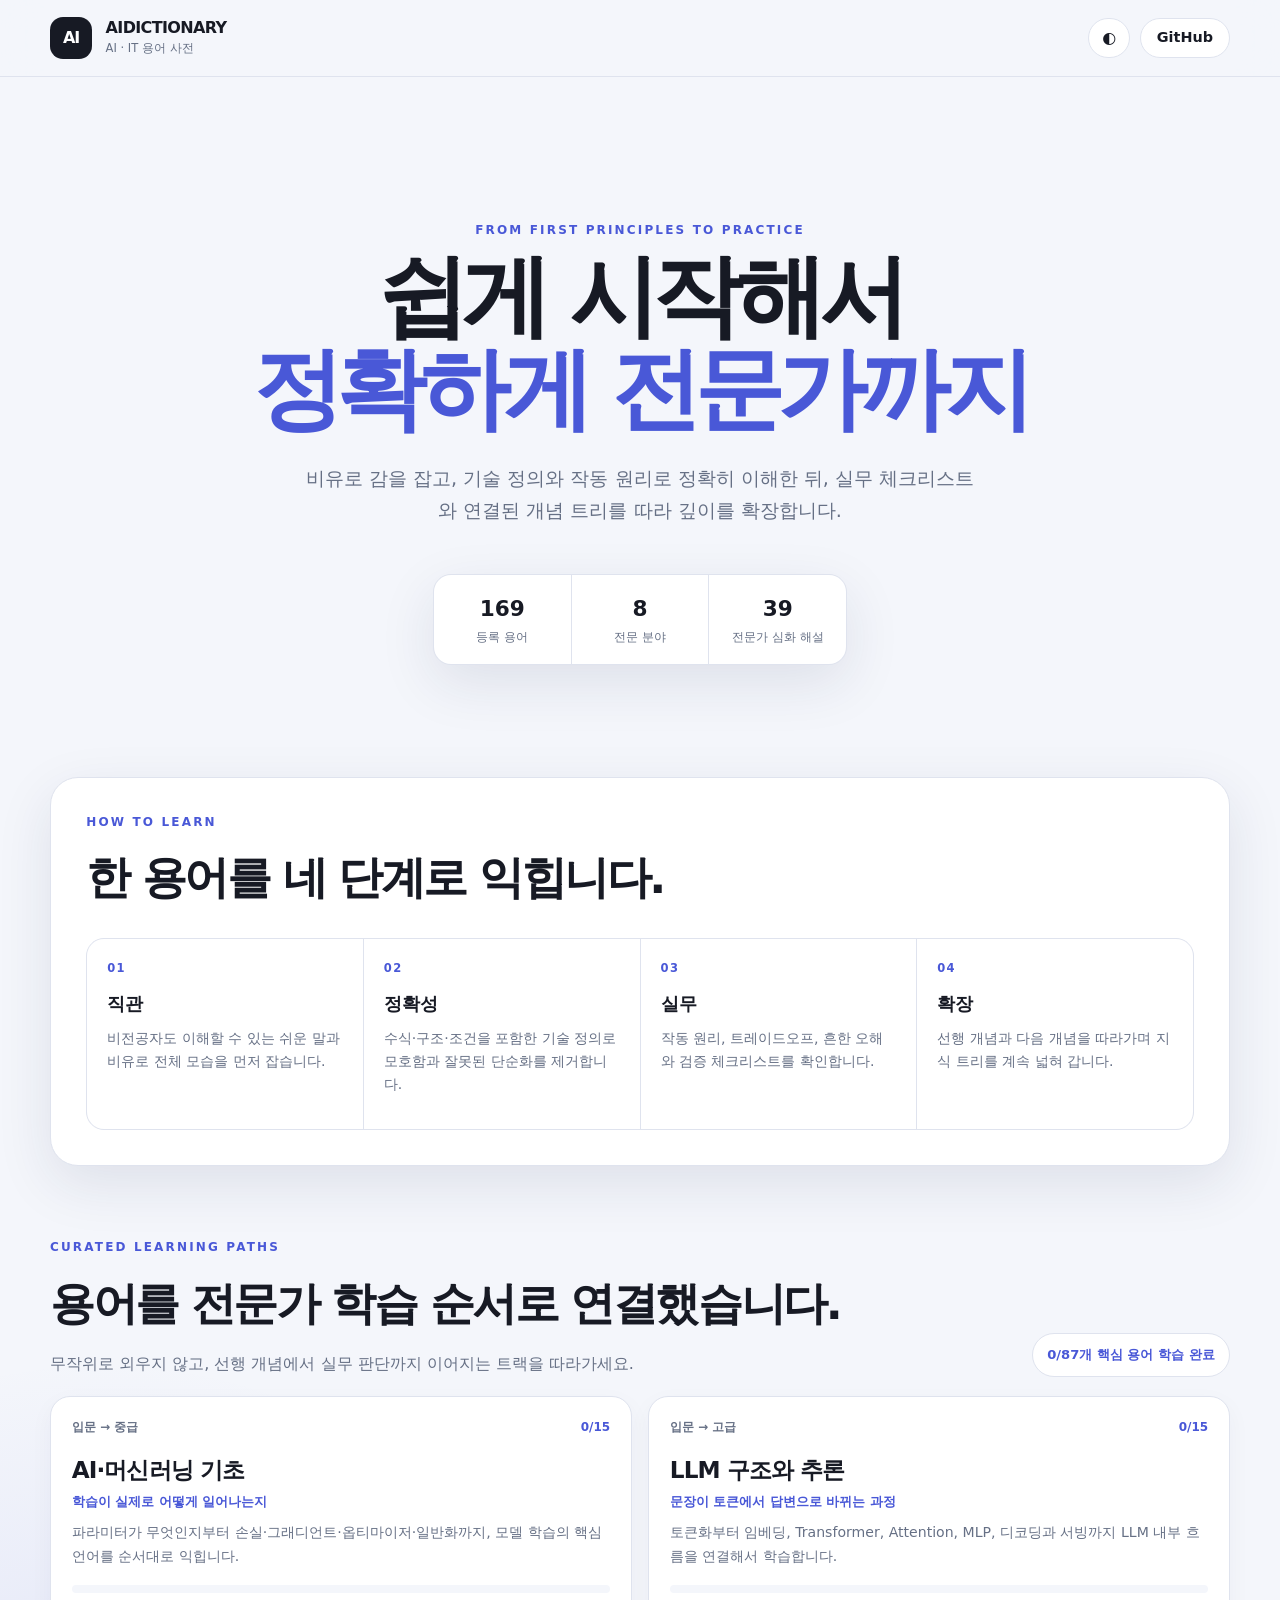
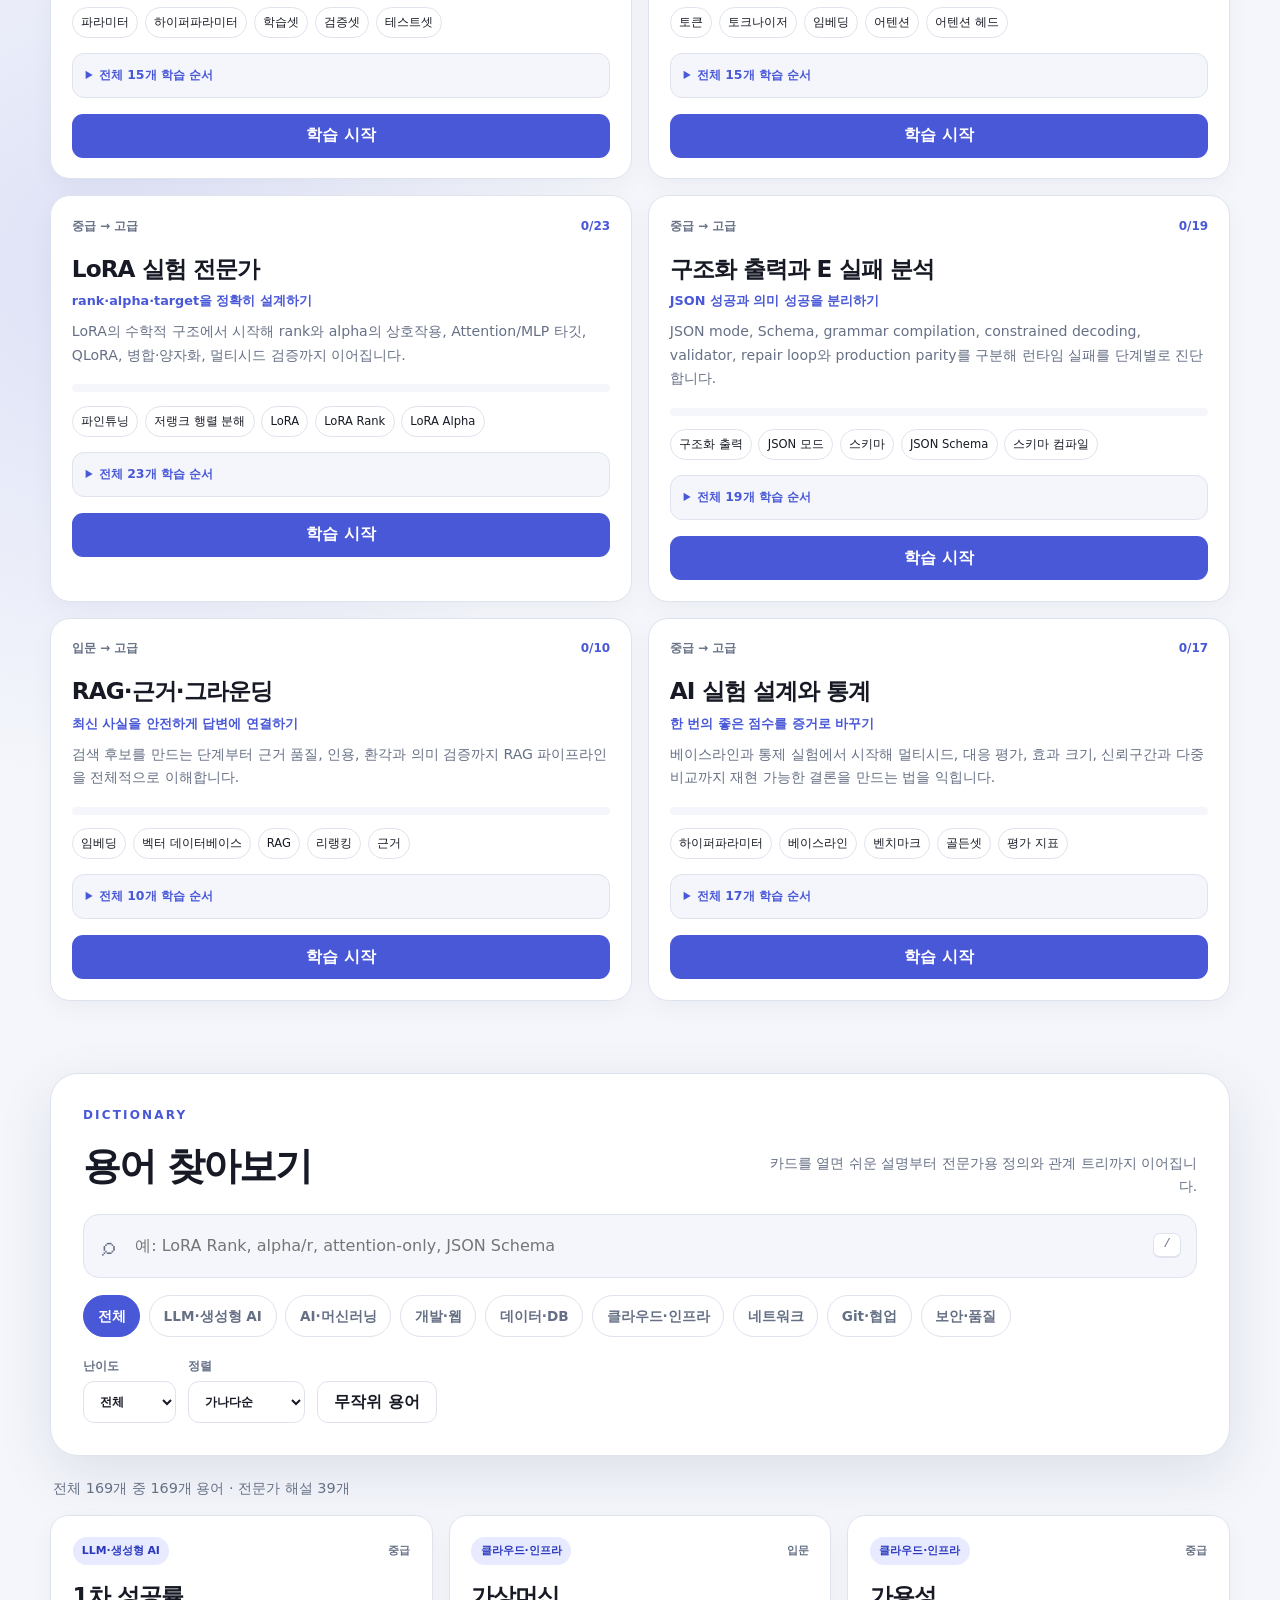
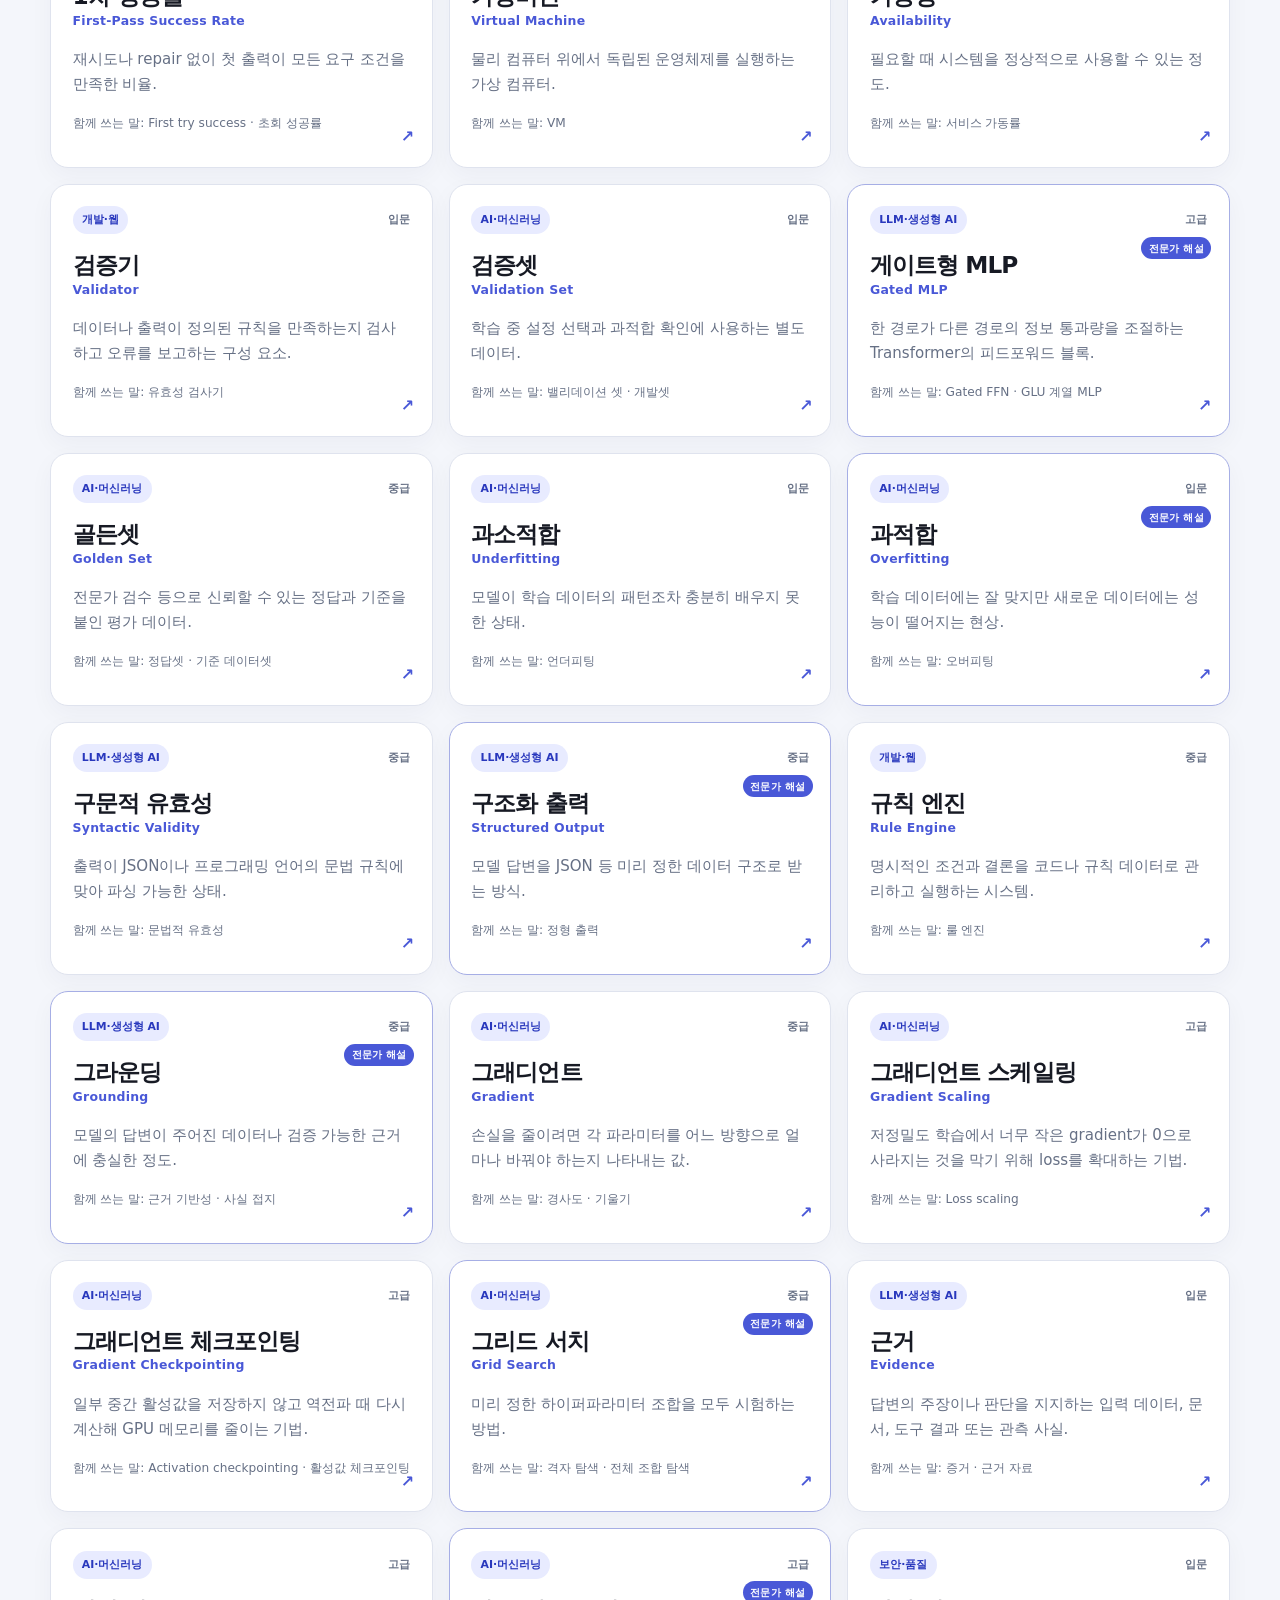
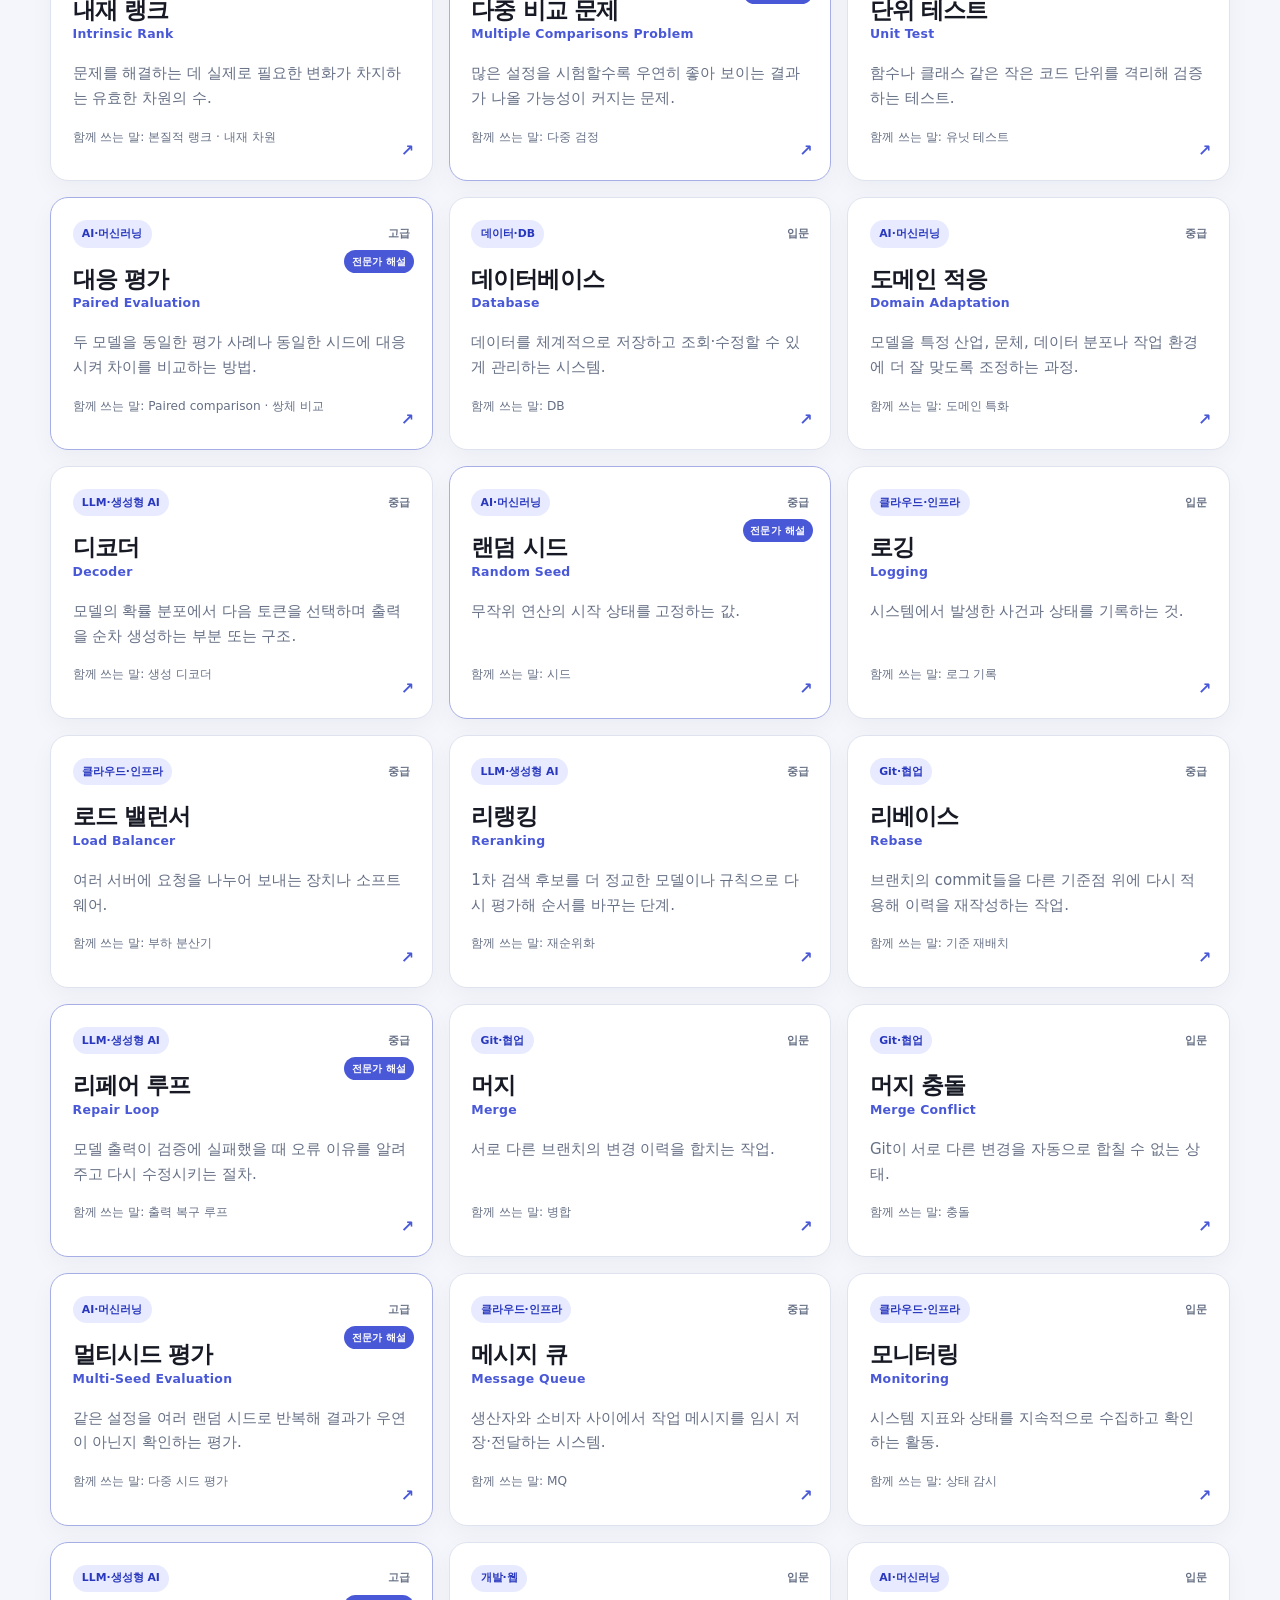
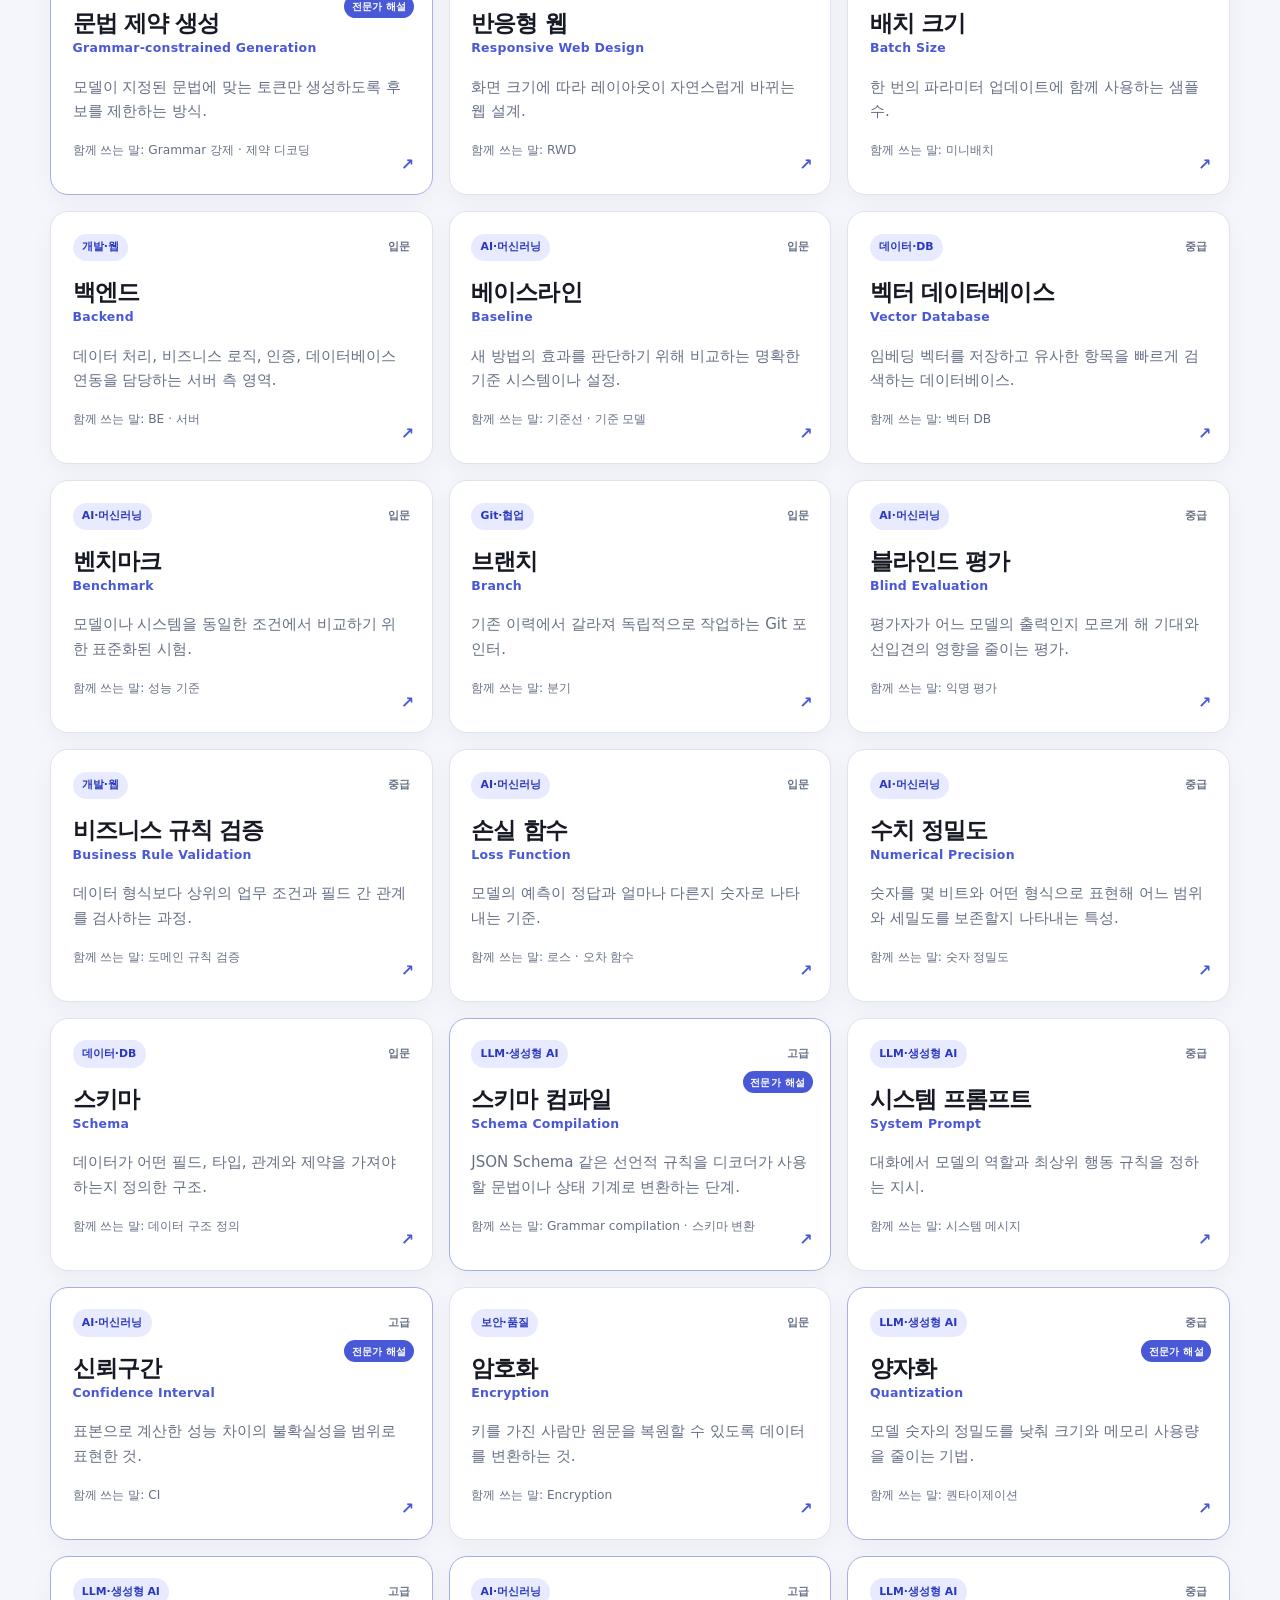
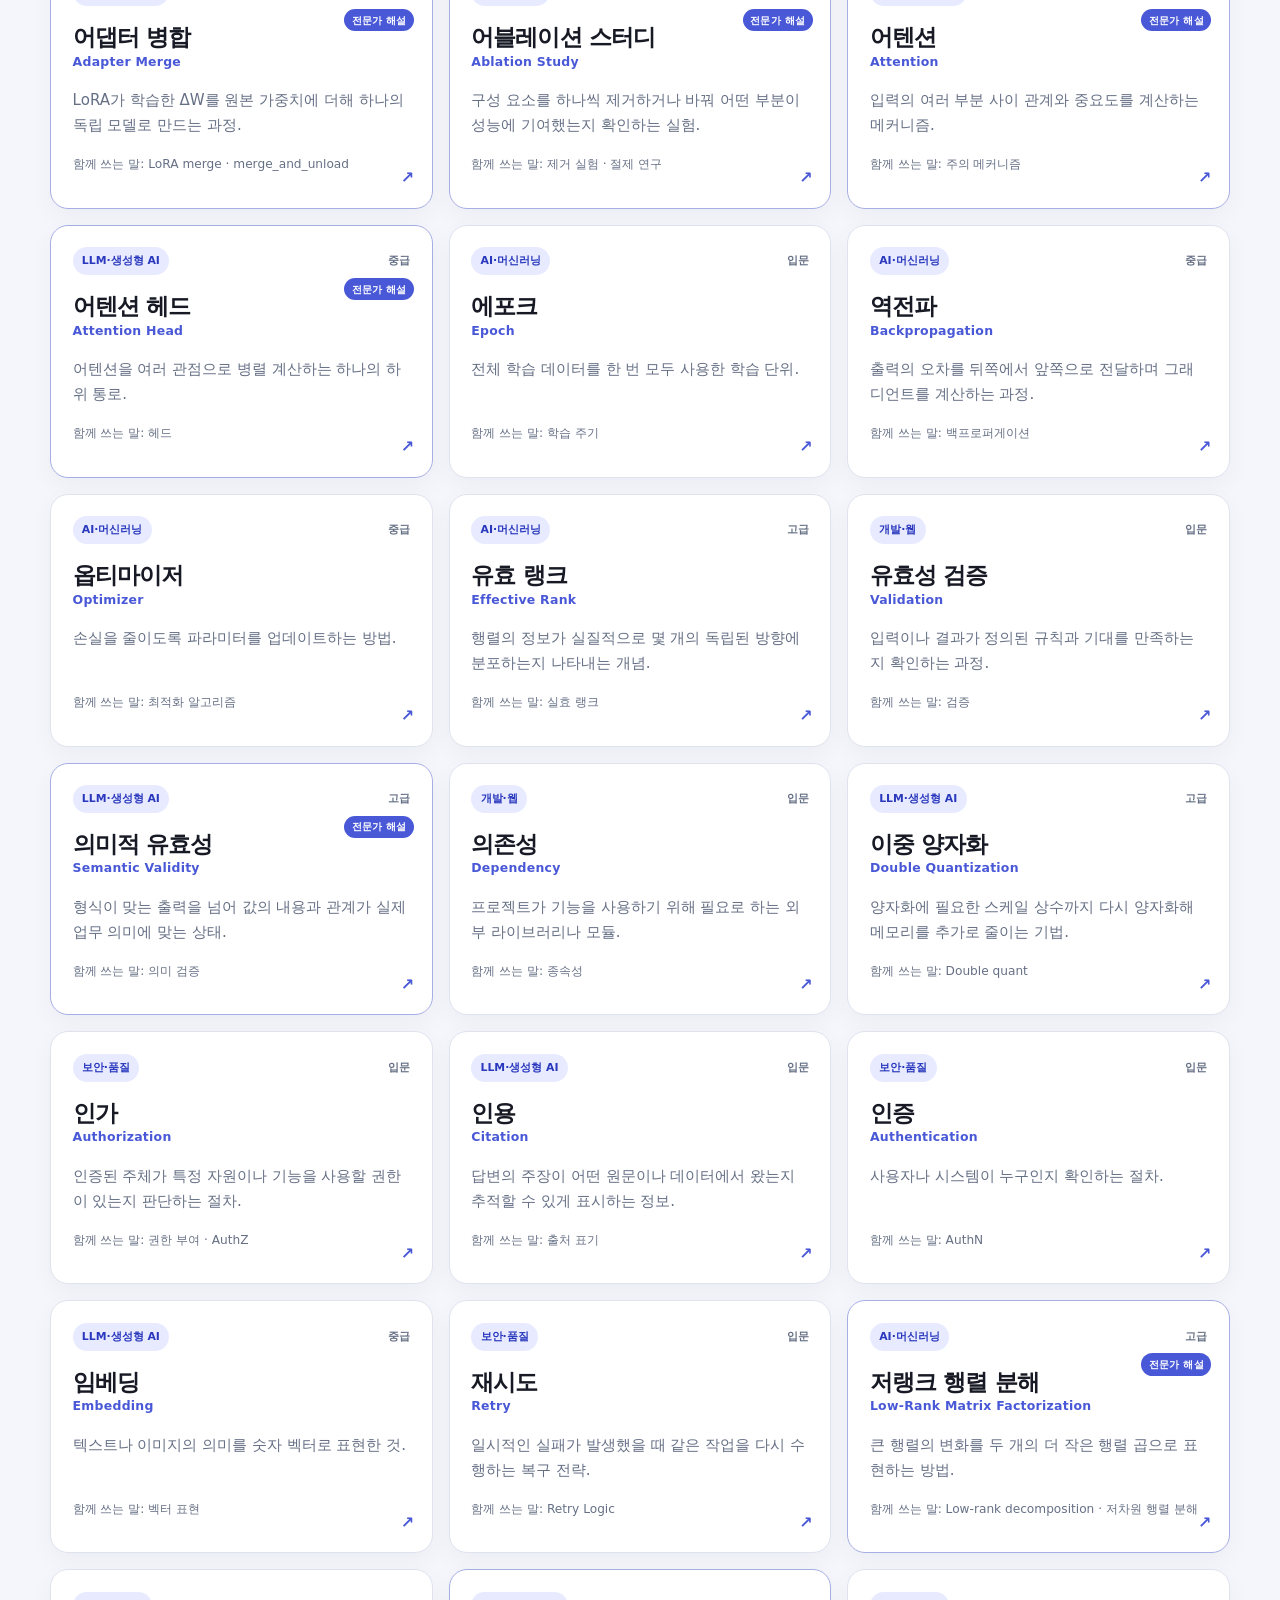
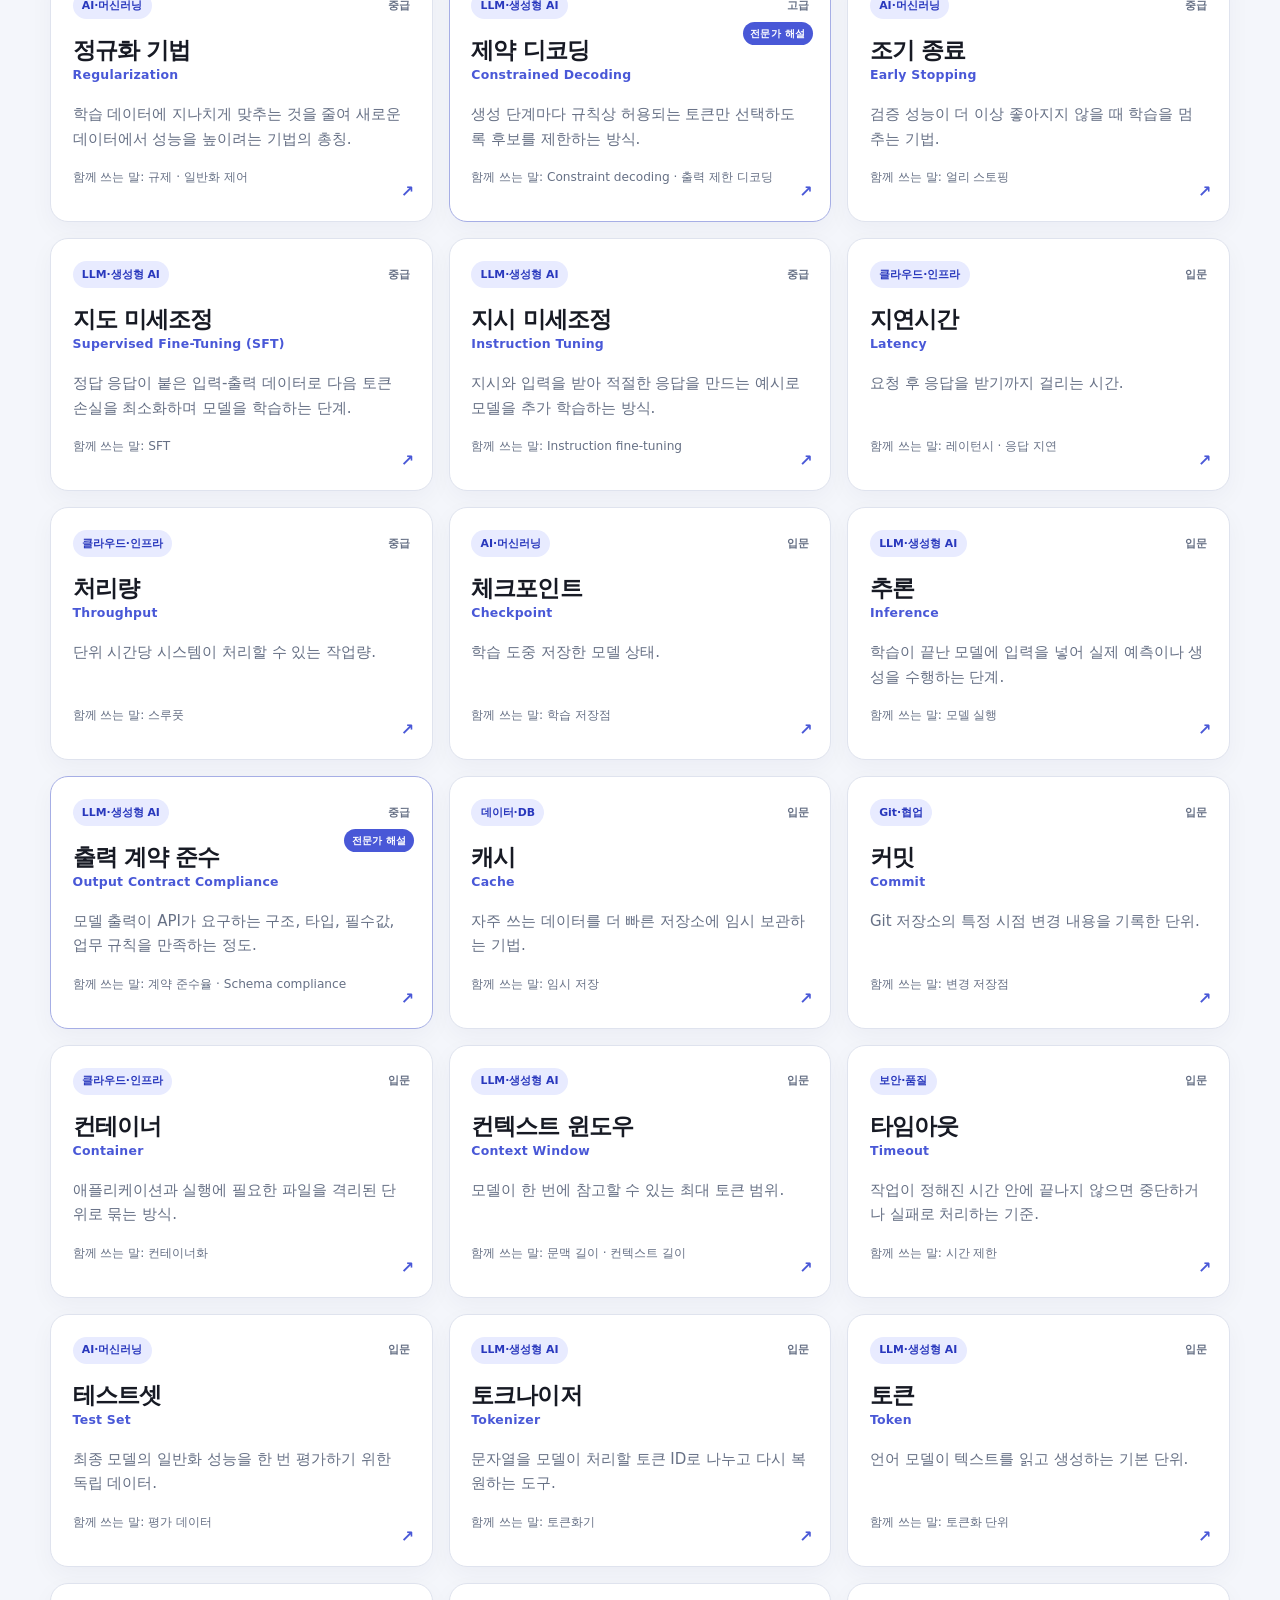
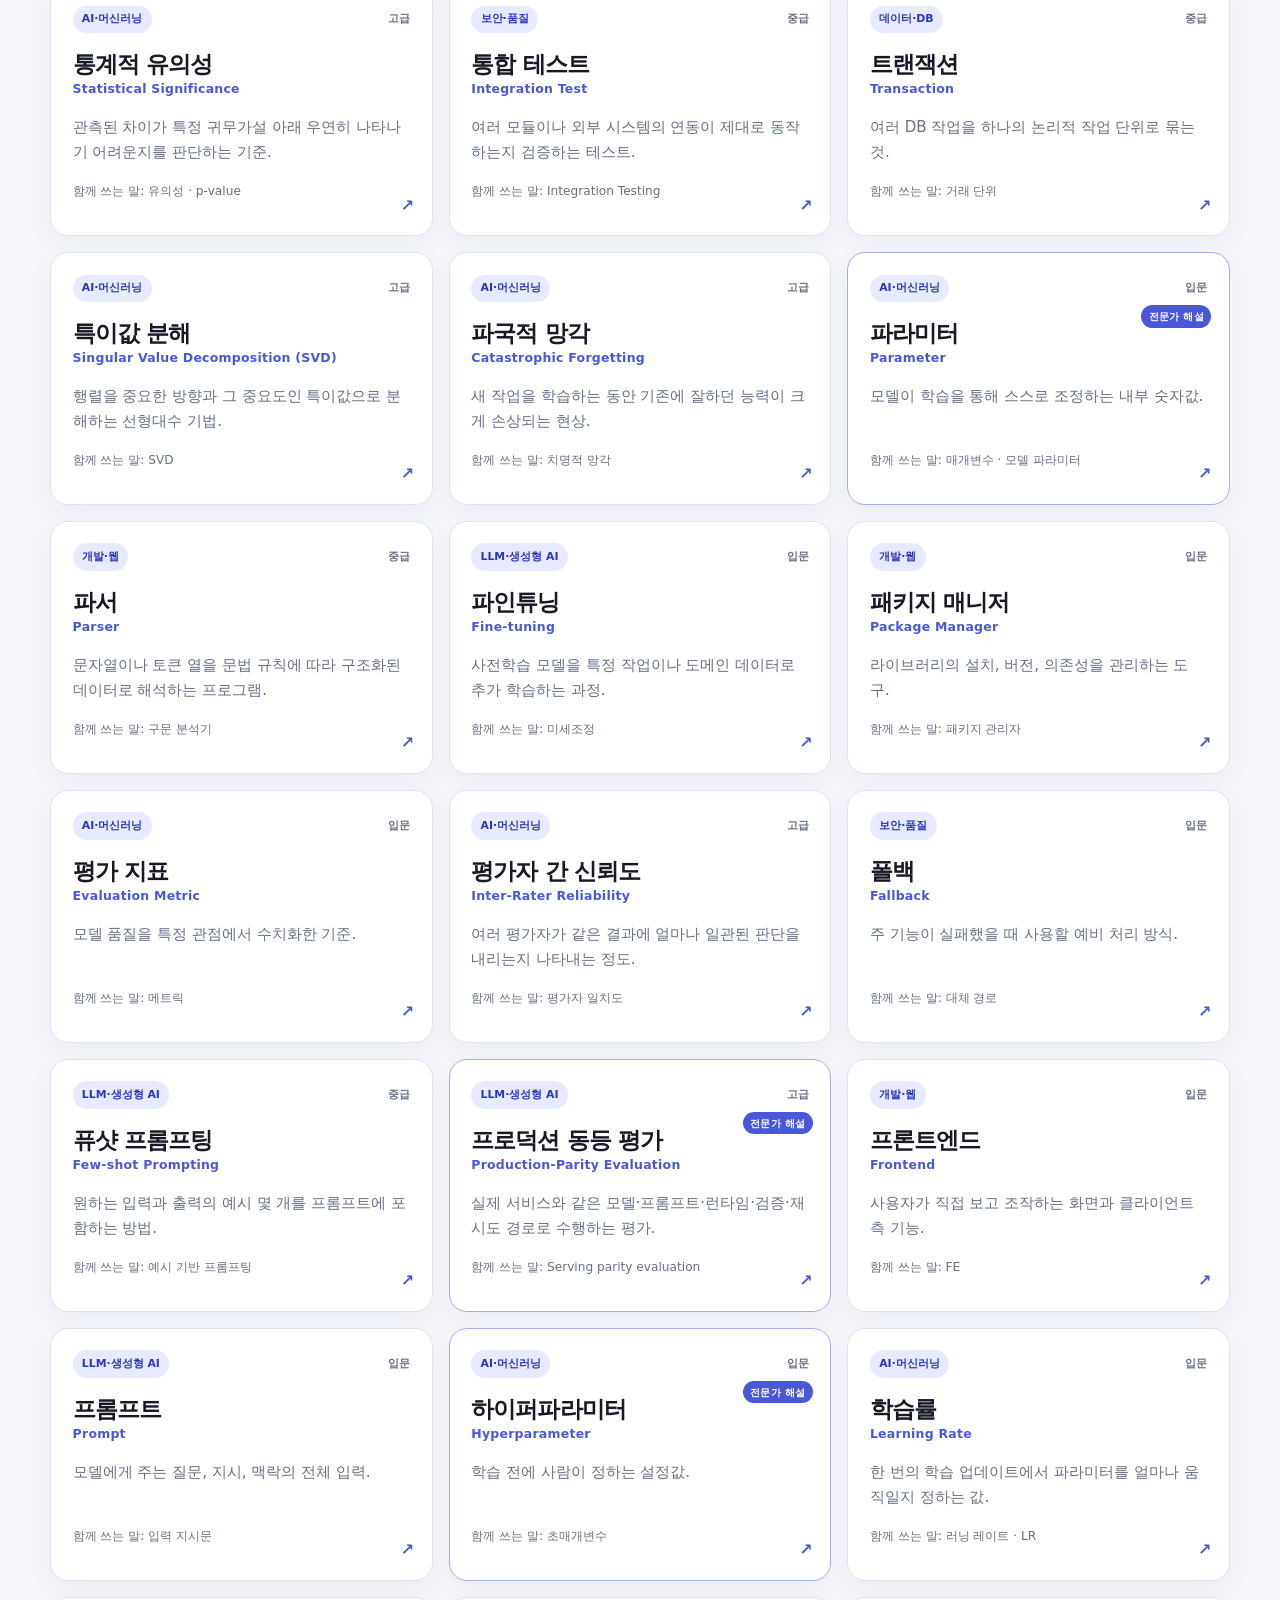
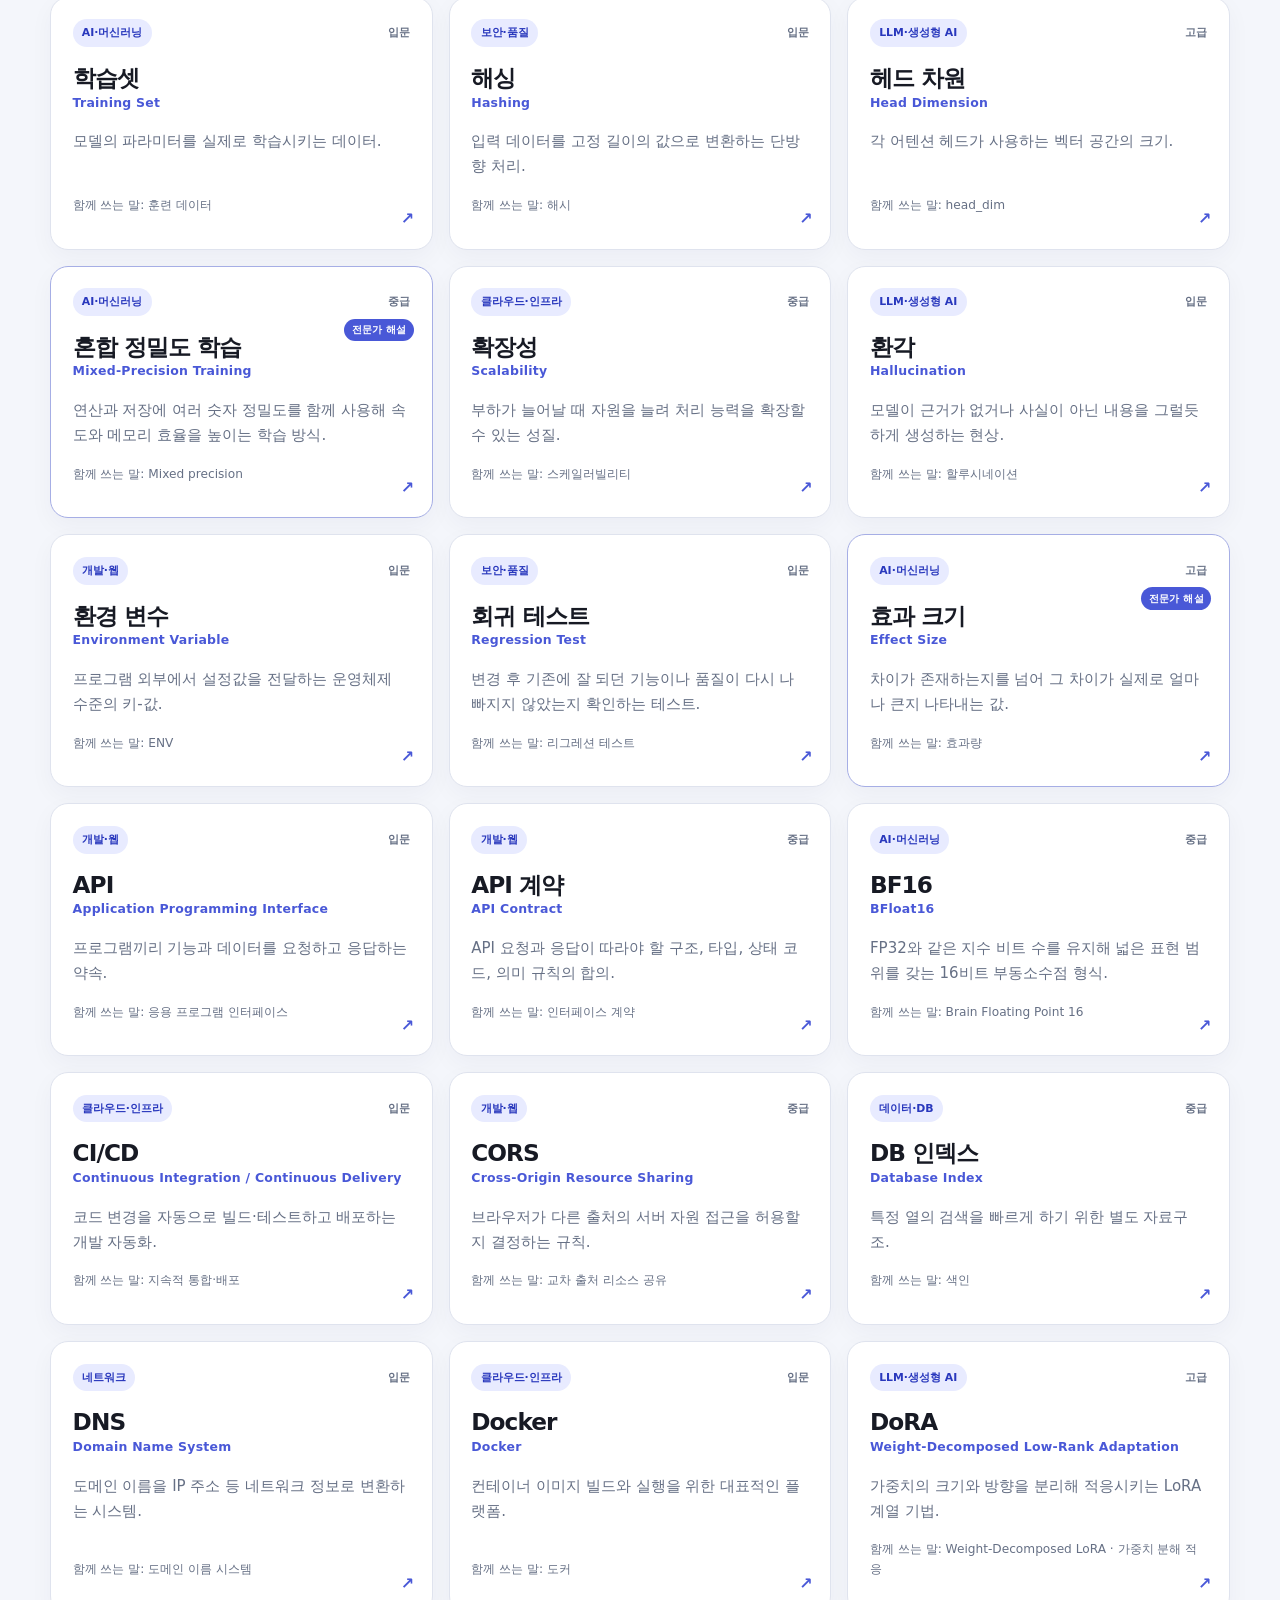
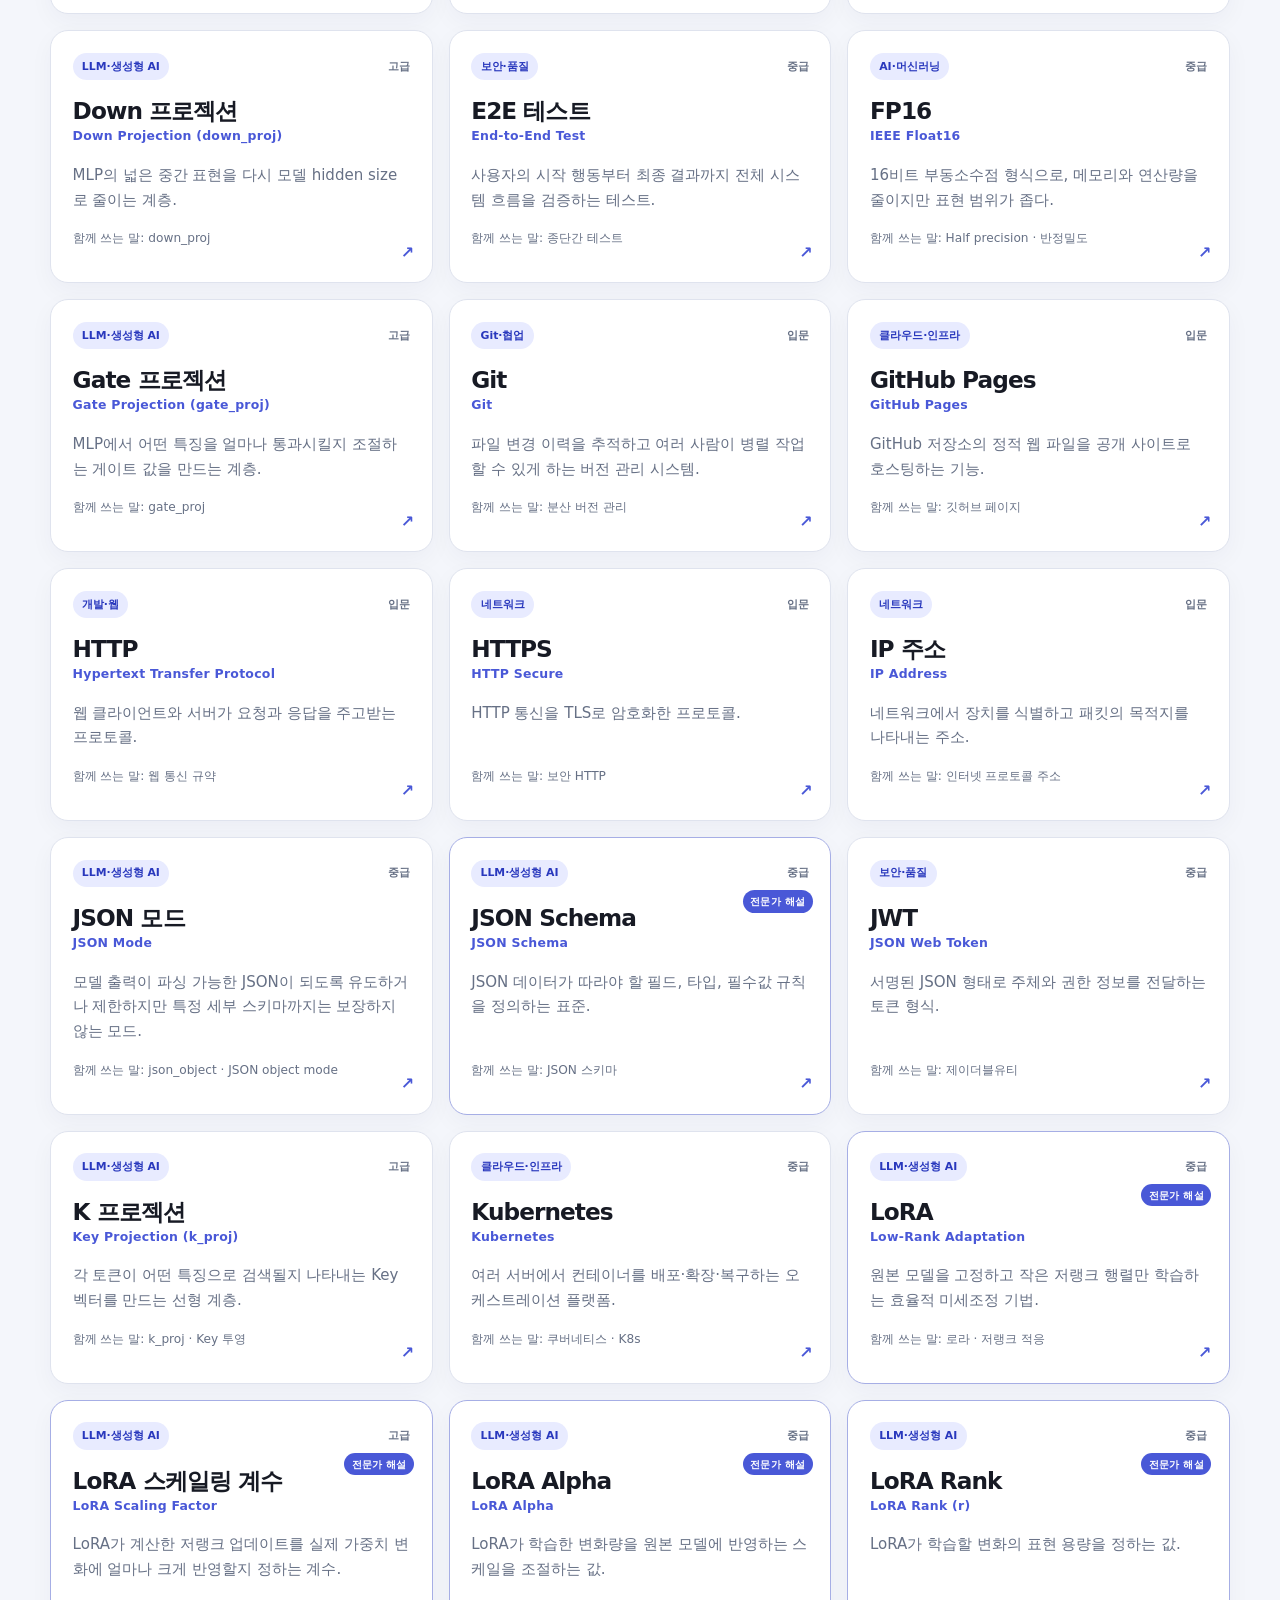
<file: index.html>
<!doctype html>
<html lang="ko">
<head>
  <meta charset="utf-8">
  <meta name="viewport" content="width=device-width, initial-scale=1">
  <meta name="description" content="비전공자도 이해할 수 있는 쉬운 설명에서 시작해 정확한 정의, 작동 원리, 실무 체크리스트와 관련 개념 트리까지 제공하는 AI·IT 용어 사전">
  <meta name="theme-color" content="#0b1020">
  <title>AIDICTIONARY — 전문가로 이어지는 AI·IT 용어 사전</title>
  <link rel="stylesheet" href="./styles.css">
  <link rel="stylesheet" href="./expert.css">
  <link rel="stylesheet" href="./learning-paths.css">
</head>
<body>
  <a class="skip-link" href="#dictionary">본문으로 건너뛰기</a>

  <header class="site-header">
    <div class="header-inner">
      <a class="brand" href="./" aria-label="AIDICTIONARY 홈">
        <span class="brand-mark" aria-hidden="true">AI</span>
        <span>
          <strong>AIDICTIONARY</strong>
          <small>AI · IT 용어 사전</small>
        </span>
      </a>
      <nav class="header-actions" aria-label="주요 메뉴">
        <button class="icon-button" id="themeToggle" type="button" aria-label="색상 모드 변경" title="색상 모드 변경">
          <span aria-hidden="true">◐</span>
        </button>
        <a class="github-link" href="https://github.com/notetester/AIDICTIONARY" target="_blank" rel="noreferrer">GitHub</a>
      </nav>
    </div>
  </header>

  <main>
    <section class="hero" aria-labelledby="hero-title">
      <div class="hero-inner">
        <p class="eyebrow">FROM FIRST PRINCIPLES TO PRACTICE</p>
        <h1 id="hero-title">쉽게 시작해서<br><span>정확하게 전문가까지</span></h1>
        <p class="hero-copy">비유로 감을 잡고, 기술 정의와 작동 원리로 정확히 이해한 뒤, 실무 체크리스트와 연결된 개념 트리를 따라 깊이를 확장합니다.</p>
        <div class="hero-stats" aria-label="사전 통계">
          <div><strong id="termCount">0</strong><span>등록 용어</span></div>
          <div><strong id="categoryCount">0</strong><span>전문 분야</span></div>
          <div><strong id="deepCount">0</strong><span>전문가 심화 해설</span></div>
        </div>
      </div>
    </section>

    <section class="learning-method" aria-labelledby="learning-method-title">
      <div class="method-heading">
        <div>
          <p class="eyebrow">HOW TO LEARN</p>
          <h2 id="learning-method-title">한 용어를 네 단계로 익힙니다.</h2>
        </div>
      </div>
      <div class="method-grid">
        <article><span>01</span><h3>직관</h3><p>비전공자도 이해할 수 있는 쉬운 말과 비유로 전체 모습을 먼저 잡습니다.</p></article>
        <article><span>02</span><h3>정확성</h3><p>수식·구조·조건을 포함한 기술 정의로 모호함과 잘못된 단순화를 제거합니다.</p></article>
        <article><span>03</span><h3>실무</h3><p>작동 원리, 트레이드오프, 흔한 오해와 검증 체크리스트를 확인합니다.</p></article>
        <article><span>04</span><h3>확장</h3><p>선행 개념과 다음 개념을 따라가며 지식 트리를 계속 넓혀 갑니다.</p></article>
      </div>
    </section>

    <section class="learning-paths" id="learningPaths" aria-labelledby="learning-paths-title">
      <div class="learning-paths-heading">
        <div>
          <p class="eyebrow">CURATED LEARNING PATHS</p>
          <h2 id="learning-paths-title">용어를 전문가 학습 순서로 연결했습니다.</h2>
          <p>무작위로 외우지 않고, 선행 개념에서 실무 판단까지 이어지는 트랙을 따라가세요.</p>
        </div>
        <strong id="learningProgressSummary">학습 기록을 불러오는 중입니다.</strong>
      </div>
      <div id="learningPathGrid" class="learning-path-grid"></div>
    </section>

    <section class="dictionary-shell" id="dictionary" aria-labelledby="dictionary-title">
      <div class="toolbar">
        <div class="section-heading">
          <div>
            <p class="eyebrow">DICTIONARY</p>
            <h2 id="dictionary-title">용어 찾아보기</h2>
          </div>
          <p>카드를 열면 쉬운 설명부터 전문가용 정의와 관계 트리까지 이어집니다.</p>
        </div>
        <div class="search-wrap">
          <label class="sr-only" for="searchInput">용어 검색</label>
          <span class="search-icon" aria-hidden="true">⌕</span>
          <input id="searchInput" type="search" autocomplete="off" placeholder="예: LoRA Rank, alpha/r, attention-only, JSON Schema" aria-describedby="searchHint">
          <kbd title="검색창으로 이동">/</kbd>
        </div>
        <p id="searchHint" class="sr-only">한글명, 영문명, 별칭, 정의와 심화 설명 전체를 검색합니다.</p>
        <div class="filters" aria-label="용어 필터">
          <div id="categoryFilters" class="chip-list" role="group" aria-label="분류"></div>
          <div class="secondary-filters">
            <label><span>난이도</span><select id="levelFilter"><option value="전체">전체</option><option value="입문">입문</option><option value="중급">중급</option><option value="고급">고급</option></select></label>
            <label><span>정렬</span><select id="sortFilter"><option value="korean">가나다순</option><option value="english">영문순</option><option value="level">난이도순</option></select></label>
            <button id="randomButton" class="secondary-button" type="button">무작위 용어</button>
          </div>
        </div>
      </div>
      <div class="results-header" aria-live="polite">
        <p id="resultSummary">용어를 불러오는 중입니다.</p>
        <button id="clearFilters" class="text-button" type="button" hidden>필터 초기화</button>
      </div>
      <div id="termGrid" class="term-grid" aria-live="polite"></div>
      <div id="emptyState" class="empty-state" hidden><strong>검색 결과가 없습니다.</strong><p>다른 검색어나 분류를 선택해 보세요.</p></div>
    </section>
  </main>

  <dialog id="termDialog" class="term-dialog" aria-labelledby="dialogTerm">
    <form method="dialog" class="dialog-topbar">
      <span id="dialogCategory" class="category-badge"></span>
      <button class="dialog-close" aria-label="상세 창 닫기">×</button>
    </form>
    <article id="dialogContent"></article>
  </dialog>

  <footer>
    <div><strong>AIDICTIONARY</strong><p>쉬운 설명과 기술적 정확성을 동시에 추구합니다.</p></div>
    <p>오탈자·설명 개선·새 용어 제안은 <a href="https://github.com/notetester/AIDICTIONARY/issues" target="_blank" rel="noreferrer">GitHub Issues</a>에서 받습니다.</p>
  </footer>

  <script src="./data/terms-ml.js"></script>
  <script src="./data/terms-llm.js"></script>
  <script src="./data/terms-it.js"></script>
  <script src="./data/terms-expert-ai.js"></script>
  <script src="./data/learning-paths.js"></script>
  <script src="./data/term-details.js"></script>
  <script src="./data/term-details-expert.js"></script>
  <script src="./app.js"></script>
</body>
</html>
</file>
<file: styles.css>
:root{color-scheme:light;--bg:#f4f6fb;--surface:#fff;--surface-soft:#eef2ff;--text:#171a24;--muted:#667085;--line:#dfe3ee;--accent:#4958d7;--accent-strong:#2938bd;--accent-soft:#e8ebff;--shadow:0 18px 55px rgba(28,35,74,.1);--radius-lg:28px;--radius-md:18px;font-family:Inter,Pretendard,"Noto Sans KR","Apple SD Gothic Neo",system-ui,-apple-system,BlinkMacSystemFont,"Segoe UI",sans-serif}:root[data-theme=dark]{color-scheme:dark;--bg:#090d18;--surface:#111725;--surface-soft:#171f33;--text:#f3f5fb;--muted:#aab2c5;--line:#273047;--accent:#9aa5ff;--accent-strong:#c2c8ff;--accent-soft:#222b52;--shadow:0 18px 55px rgba(0,0,0,.3)}*{box-sizing:border-box}html{scroll-behavior:smooth}body{margin:0;min-width:320px;background:radial-gradient(circle at 8% 10%,rgba(73,88,215,.13),transparent 32rem),var(--bg);color:var(--text);line-height:1.65}button,input,select{font:inherit}button,select{cursor:pointer}a{color:inherit}.skip-link{position:fixed;left:1rem;top:-5rem;z-index:100;padding:.7rem 1rem;border-radius:.6rem;background:var(--text);color:var(--surface)}.skip-link:focus{top:1rem}.sr-only{position:absolute!important;width:1px!important;height:1px!important;padding:0!important;margin:-1px!important;overflow:hidden!important;clip:rect(0,0,0,0)!important;white-space:nowrap!important;border:0!important}.site-header{position:sticky;top:0;z-index:20;border-bottom:1px solid var(--line);background:color-mix(in srgb,var(--bg) 84%,transparent);backdrop-filter:blur(18px)}.header-inner,.hero-inner,.dictionary-shell,footer{width:min(1180px,calc(100% - 2rem));margin-inline:auto}.header-inner{min-height:76px;display:flex;align-items:center;justify-content:space-between;gap:1rem}.brand{display:inline-flex;align-items:center;gap:.85rem;text-decoration:none}.brand-mark{display:grid;place-items:center;width:42px;height:42px;border-radius:13px;background:var(--text);color:var(--surface);font-weight:900;letter-spacing:-.08em}.brand strong,.brand small{display:block}.brand strong{line-height:1.2;letter-spacing:-.04em}.brand small{margin-top:.1rem;color:var(--muted);font-size:.72rem}.header-actions{display:flex;align-items:center;gap:.6rem}.icon-button,.github-link{min-height:40px;border:1px solid var(--line);border-radius:999px;background:var(--surface);color:var(--text)}.icon-button{width:42px}.github-link{display:inline-flex;align-items:center;padding:0 1rem;text-decoration:none;font-size:.9rem;font-weight:700}.hero{padding:clamp(5rem,12vw,9rem) 0 clamp(4.2rem,10vw,7rem)}.hero-inner{max-width:930px;text-align:center}.eyebrow{margin:0 0 .55rem;color:var(--accent);font-size:.75rem;font-weight:900;letter-spacing:.18em}.hero h1{margin:0;font-size:clamp(2.5rem,7vw,5.7rem);line-height:1.04;letter-spacing:-.075em}.hero h1 span{color:var(--accent)}.hero-copy{max-width:680px;margin:1.7rem auto 0;color:var(--muted);font-size:clamp(1rem,2vw,1.2rem)}.hero-stats{display:inline-grid;grid-template-columns:repeat(3,minmax(110px,1fr));gap:1px;margin-top:3rem;overflow:hidden;border:1px solid var(--line);border-radius:var(--radius-md);background:var(--line);box-shadow:var(--shadow)}.hero-stats div{padding:1rem 1.4rem;background:var(--surface)}.hero-stats strong,.hero-stats span{display:block}.hero-stats strong{font-size:1.35rem}.hero-stats span{color:var(--muted);font-size:.78rem}.dictionary-shell{margin-bottom:5rem}.toolbar{padding:clamp(1.2rem,3vw,2rem);border:1px solid var(--line);border-radius:var(--radius-lg);background:var(--surface);box-shadow:var(--shadow)}.section-heading{display:flex;align-items:end;justify-content:space-between;margin-bottom:1rem}.section-heading h2{margin:0;font-size:clamp(1.6rem,4vw,2.4rem);letter-spacing:-.05em}.search-wrap{position:relative}.search-wrap input{width:100%;height:64px;padding:0 3.3rem 0 3.2rem;border:1px solid var(--line);border-radius:16px;outline:none;background:var(--bg);color:var(--text);font-size:1rem;transition:border-color .18s ease,box-shadow .18s ease}.search-wrap input:focus{border-color:var(--accent);box-shadow:0 0 0 4px var(--accent-soft)}.search-icon{position:absolute;left:1.2rem;top:50%;transform:translateY(-52%);color:var(--muted);font-size:1.6rem}.search-wrap kbd{position:absolute;right:1rem;top:50%;transform:translateY(-50%);min-width:28px;padding:.1rem .42rem;border:1px solid var(--line);border-bottom-width:2px;border-radius:7px;background:var(--surface);color:var(--muted);text-align:center;font-size:.75rem}.filters{margin-top:1.1rem}.chip-list{display:flex;gap:.55rem;overflow-x:auto;padding-bottom:.4rem;scrollbar-width:thin}.filter-chip{flex:0 0 auto;padding:.55rem .85rem;border:1px solid var(--line);border-radius:999px;background:var(--surface);color:var(--muted);font-size:.85rem;font-weight:700}.filter-chip[aria-pressed=true]{border-color:var(--accent);background:var(--accent);color:#fff}.secondary-filters{display:flex;flex-wrap:wrap;gap:.75rem;align-items:end;margin-top:.85rem}.secondary-filters label{display:grid;gap:.25rem;color:var(--muted);font-size:.75rem;font-weight:700}.secondary-filters select,.secondary-button{min-height:42px;border:1px solid var(--line);border-radius:11px;background:var(--surface);color:var(--text)}.secondary-filters select{padding:0 2.2rem 0 .75rem}.secondary-button{padding:0 1rem;font-weight:800}.results-header{display:flex;justify-content:space-between;gap:1rem;align-items:center;padding:1.3rem .2rem .9rem;color:var(--muted);font-size:.9rem}.results-header p{margin:0}.text-button{border:0;background:transparent;color:var(--accent);font-weight:800}.term-grid{display:grid;grid-template-columns:repeat(3,minmax(0,1fr));gap:1rem}.term-card{position:relative;min-height:250px;display:flex;flex-direction:column;padding:1.35rem;border:1px solid var(--line);border-radius:var(--radius-md);background:var(--surface);box-shadow:0 8px 24px rgba(28,35,74,.04);transition:transform .18s ease,border-color .18s ease,box-shadow .18s ease;cursor:pointer}.term-card:hover{transform:translateY(-4px);border-color:var(--accent);box-shadow:var(--shadow)}.term-card:focus-visible{outline:3px solid var(--accent);outline-offset:3px}.card-top{display:flex;align-items:center;justify-content:space-between;gap:.5rem}.category-badge,.level-badge{display:inline-flex;width:fit-content;align-items:center;border-radius:999px;font-size:.68rem;font-weight:850}.category-badge{padding:.3rem .58rem;background:var(--accent-soft);color:var(--accent-strong)}.level-badge{color:var(--muted)}.term-card h3{margin:1rem 0 .05rem;font-size:1.45rem;line-height:1.25;letter-spacing:-.04em}.english-name{margin:0;color:var(--accent);font-size:.78rem;font-weight:800;letter-spacing:.02em}.short-definition{margin:1rem 0;color:var(--muted);font-size:.94rem}.card-aliases{margin-top:auto;color:var(--muted);font-size:.76rem}.card-open{position:absolute;right:1.1rem;bottom:1rem;color:var(--accent);font-weight:900}.empty-state{padding:5rem 1rem;text-align:center;color:var(--muted)}.empty-state strong{color:var(--text);font-size:1.2rem}.term-dialog{width:min(720px,calc(100% - 1.5rem));max-height:min(88vh,860px);padding:0;overflow:auto;border:1px solid var(--line);border-radius:24px;background:var(--surface);color:var(--text);box-shadow:0 25px 90px rgba(0,0,0,.35)}.term-dialog::backdrop{background:rgba(4,7,16,.68);backdrop-filter:blur(6px)}.dialog-topbar{position:sticky;top:0;z-index:2;display:flex;justify-content:space-between;align-items:center;padding:1rem 1.2rem;border-bottom:1px solid var(--line);background:var(--surface)}.dialog-close{width:38px;height:38px;border:1px solid var(--line);border-radius:50%;background:var(--surface);color:var(--text);font-size:1.4rem}#dialogContent{padding:clamp(1.4rem,4vw,2.3rem)}.dialog-title-wrap h2{margin:0;font-size:clamp(2rem,6vw,3.4rem);line-height:1.1;letter-spacing:-.06em}.dialog-title-wrap .english-name{margin-top:.45rem;font-size:.95rem}.dialog-aliases{margin:.8rem 0 0;color:var(--muted);font-size:.85rem}.dialog-lead{margin:1.7rem 0;padding:1.1rem 1.2rem;border-left:4px solid var(--accent);border-radius:0 12px 12px 0;background:var(--surface-soft);font-size:1.08rem;font-weight:750}.detail-section{margin-top:1.7rem}.detail-section h3{margin:0 0 .55rem;font-size:1rem}.detail-section p{margin:0;color:var(--muted)}.example-box{padding:1rem 1.1rem;border:1px solid var(--line);border-radius:13px;background:var(--bg)}.related-list{display:flex;flex-wrap:wrap;gap:.5rem}.related-button{padding:.42rem .7rem;border:1px solid var(--line);border-radius:999px;background:var(--surface);color:var(--accent);font-size:.82rem;font-weight:800}.share-row{display:flex;flex-wrap:wrap;gap:.65rem;margin-top:2rem;padding-top:1.2rem;border-top:1px solid var(--line)}.share-button{min-height:42px;padding:.55rem .9rem;border:1px solid var(--line);border-radius:10px;background:var(--surface);color:var(--text);font-weight:750;text-decoration:none}footer{display:flex;justify-content:space-between;gap:2rem;padding:2rem 0 4rem;border-top:1px solid var(--line);color:var(--muted);font-size:.85rem}footer strong{color:var(--text)}footer p{margin:.25rem 0 0}footer a{color:var(--accent);font-weight:800}@media(max-width:900px){.term-grid{grid-template-columns:repeat(2,minmax(0,1fr))}}@media(max-width:620px){.header-inner,.hero-inner,.dictionary-shell,footer{width:min(100% - 1.2rem,1180px)}.github-link{display:none}.hero{padding-top:4.5rem}.hero h1{font-size:clamp(2.4rem,13vw,4rem)}.hero-stats{width:100%}.hero-stats div{padding:.8rem .45rem}.term-grid{grid-template-columns:1fr}.secondary-filters{display:grid;grid-template-columns:1fr 1fr}.secondary-filters label,.secondary-filters select,.secondary-button{width:100%}.secondary-button{grid-column:1/-1}footer{display:block}footer>p{margin-top:1rem}}@media(prefers-reduced-motion:reduce){*,::before,::after{scroll-behavior:auto!important;transition:none!important}}
</file>
<file: expert.css>
.learning-method{width:min(1180px,calc(100% - 2rem));margin:0 auto 4.5rem;padding:clamp(1.3rem,3vw,2.2rem);border:1px solid var(--line);border-radius:var(--radius-lg);background:var(--surface);box-shadow:var(--shadow)}
.method-heading{display:flex;align-items:end;justify-content:space-between;gap:2rem;margin-bottom:1.4rem}
.method-heading h2{margin:0;font-size:clamp(1.7rem,4vw,2.8rem);letter-spacing:-.055em}
.method-grid{display:grid;grid-template-columns:repeat(4,minmax(0,1fr));gap:1px;overflow:hidden;border:1px solid var(--line);border-radius:18px;background:var(--line)}
.method-grid article{min-height:190px;padding:1.25rem;background:var(--surface)}
.method-grid span{display:block;color:var(--accent);font-size:.72rem;font-weight:900;letter-spacing:.12em}
.method-grid h3{margin:.7rem 0 .45rem;font-size:1.15rem}
.method-grid p{margin:0;color:var(--muted);font-size:.88rem}
.section-heading>p{max-width:430px;margin:0;color:var(--muted);font-size:.86rem;text-align:right}
.term-card.has-deep-detail{border-color:color-mix(in srgb,var(--accent) 38%,var(--line))}
.deep-badge{position:absolute;right:1.1rem;top:3.25rem;padding:.18rem .48rem;border-radius:999px;background:var(--accent);color:#fff;font-size:.64rem;font-weight:850;letter-spacing:.02em}
.term-dialog{width:min(940px,calc(100% - 1.5rem));max-height:min(92vh,980px)}
#dialogContent{padding:clamp(1.4rem,4vw,2.7rem)}
.explanation-layer{margin-top:1.45rem;padding:1.2rem 1.25rem;border:1px solid var(--line);border-radius:16px;background:var(--surface)}
.explanation-layer p{margin:0}
.easy-layer{background:linear-gradient(135deg,var(--surface-soft),var(--surface))}
.easy-layer .dialog-lead{margin:.5rem 0 0;border:0;background:transparent;padding:0;font-size:1.16rem}
.exact-layer{border-left:5px solid var(--accent)}
.exact-layer>p:last-child{color:var(--muted)}
.layer-label{color:var(--accent);font-size:.73rem;font-weight:900;letter-spacing:.08em;text-transform:uppercase}
.detail-list{display:grid;gap:.7rem;margin:.3rem 0 0;padding-left:1.4rem;color:var(--muted)}
.detail-list li::marker{color:var(--accent);font-weight:900}
.mechanism-section .detail-list{counter-reset:step;list-style:none;padding:0}
.mechanism-section .detail-list li{position:relative;min-height:42px;padding:.65rem .8rem .65rem 3rem;border:1px solid var(--line);border-radius:12px;background:var(--bg)}
.mechanism-section .detail-list li::before{counter-increment:step;content:counter(step);position:absolute;left:.7rem;top:.62rem;display:grid;place-items:center;width:1.65rem;height:1.65rem;border-radius:50%;background:var(--accent);color:#fff;font-size:.72rem;font-weight:900}
.practice-section{padding:1rem 1.1rem;border:1px solid color-mix(in srgb,var(--accent) 38%,var(--line));border-radius:16px;background:color-mix(in srgb,var(--accent-soft) 54%,var(--surface))}
.misconception-list{display:grid;gap:.8rem}
.misconception-list article{overflow:hidden;border:1px solid var(--line);border-radius:14px}
.misconception-list p{display:grid;grid-template-columns:72px 1fr;gap:.65rem;margin:0;padding:.8rem 1rem}
.misconception-list p+p{border-top:1px solid var(--line)}
.misconception-list strong{font-size:.72rem;letter-spacing:.04em}
.myth{background:color-mix(in srgb,#e24b4b 8%,var(--surface));color:var(--muted)}
.myth strong{color:#c33434}
.fact{background:color-mix(in srgb,#31a46c 8%,var(--surface));color:var(--muted)}
.fact strong{color:#208557}
.formula-list{display:grid;gap:.75rem}
.formula-list article{padding:1rem;border:1px solid var(--line);border-radius:14px;background:var(--bg)}
.formula-list strong{display:block;margin-bottom:.45rem;font-size:.82rem}
.formula-list code{display:block;overflow-x:auto;padding:.7rem .8rem;border-radius:9px;background:var(--text);color:var(--surface);font-family:"SFMono-Regular",Consolas,monospace;font-size:.92rem}
.formula-list p{margin:.55rem 0 0;font-size:.82rem}
.learning-route{padding-top:1rem;border-top:1px solid var(--line)}
.route-grid{display:grid;grid-template-columns:1fr 1fr;gap:1rem}
.route-grid article{padding:1rem;border:1px solid var(--line);border-radius:15px;background:var(--bg)}
.route-grid h4{margin:0 0 .7rem;font-size:.86rem}
.related-list{align-items:stretch}
.related-button{display:grid;gap:.05rem;text-align:left}
.related-button span{line-height:1.25}
.related-button small{color:var(--muted);font-size:.64rem;font-weight:650}
.relation-prerequisite{border-left:3px solid #4f7bd9}
.relation-next{border-left:3px solid #23a66f}
.relation-backlink{border-left:3px solid #a162d2}
.tree-panel{margin-top:1.8rem;padding:1rem 1.1rem;border:1px solid var(--line);border-radius:16px;background:var(--bg)}
.tree-panel summary{cursor:pointer;color:var(--accent);font-weight:900}
.tree-panel>p{margin:.5rem 0 1rem;color:var(--muted);font-size:.84rem}
.knowledge-tree,.knowledge-tree ul{list-style:none;margin:0;padding:0}
.knowledge-tree{display:grid;gap:.65rem}
.knowledge-tree ul{display:grid;gap:.45rem;margin:.45rem 0 0 1rem;padding-left:.9rem;border-left:1px dashed var(--line)}
.knowledge-tree button{display:grid;gap:.08rem;width:100%;padding:.65rem .75rem;border:1px solid var(--line);border-radius:11px;background:var(--surface);color:var(--text);text-align:left}
.knowledge-tree button:hover{border-color:var(--accent)}
.knowledge-tree button span{font-weight:800}
.knowledge-tree button small{color:var(--muted);font-size:.65rem}
.source-list{display:grid;gap:.45rem;margin:.3rem 0 0;padding-left:1.2rem}
.source-list a{color:var(--accent);font-weight:750}
.muted-note{color:var(--muted)!important;font-size:.82rem}
@media(max-width:900px){.method-grid{grid-template-columns:repeat(2,minmax(0,1fr))}.route-grid{grid-template-columns:1fr}.section-heading{align-items:start}.section-heading>p{max-width:320px}}
@media(max-width:620px){.learning-method{width:min(100% - 1.2rem,1180px);margin-bottom:3rem}.method-heading{display:block}.method-grid{grid-template-columns:1fr}.method-grid article{min-height:0}.section-heading{display:block}.section-heading>p{margin-top:.55rem;text-align:left}.misconception-list p{grid-template-columns:1fr}.deep-badge{top:3.1rem}}
</file>
<file: learning-paths.css>
.learning-paths{width:min(1180px,calc(100% - 2rem));margin:0 auto 4.5rem}
.learning-paths-heading{display:flex;align-items:end;justify-content:space-between;gap:2rem;margin-bottom:1.2rem}
.learning-paths-heading h2{margin:0;font-size:clamp(1.7rem,4vw,2.8rem);letter-spacing:-.055em}
.learning-paths-heading p:not(.eyebrow){max-width:680px;margin:.65rem 0 0;color:var(--muted)}
.learning-paths-heading>strong{flex:0 0 auto;padding:.65rem .9rem;border:1px solid var(--line);border-radius:999px;background:var(--surface);color:var(--accent);font-size:.82rem}
.learning-path-grid{display:grid;grid-template-columns:repeat(2,minmax(0,1fr));gap:1rem}
.learning-path-card{display:flex;flex-direction:column;padding:1.3rem;border:1px solid var(--line);border-radius:20px;background:var(--surface);box-shadow:0 8px 24px rgba(28,35,74,.04)}
.path-card-top{display:flex;align-items:center;justify-content:space-between;gap:1rem;color:var(--muted);font-size:.75rem;font-weight:800}
.path-card-top strong{color:var(--accent)}
.learning-path-card h3{margin:.8rem 0 .15rem;font-size:1.45rem;letter-spacing:-.04em}
.learning-path-card>p{margin:.55rem 0 0;color:var(--muted);font-size:.88rem}
.learning-path-card .path-subtitle{margin:0;color:var(--accent);font-size:.8rem;font-weight:850}
.path-progress{height:8px;margin:1.1rem 0 .85rem;overflow:hidden;border-radius:999px;background:var(--bg)}
.path-progress span{display:block;height:100%;border-radius:inherit;background:var(--accent);transition:width .25s ease}
.path-preview{display:flex;flex-wrap:wrap;gap:.4rem}
.path-preview button,.path-all-terms button{border:1px solid var(--line);background:var(--surface);color:var(--text)}
.path-preview button{padding:.32rem .52rem;border-radius:999px;font-size:.72rem}
.path-preview button.is-complete,.path-all-terms button.is-complete{border-color:color-mix(in srgb,#23a66f 45%,var(--line));background:color-mix(in srgb,#23a66f 10%,var(--surface));color:#208557;text-decoration:line-through}
.path-all-terms{margin-top:.9rem;padding:.7rem .8rem;border:1px solid var(--line);border-radius:12px;background:var(--bg)}
.path-all-terms summary{cursor:pointer;color:var(--accent);font-size:.78rem;font-weight:850}
.path-all-terms ol{display:grid;gap:.4rem;margin:.75rem 0 0;padding-left:1.4rem}
.path-all-terms li{color:var(--muted);font-size:.75rem}
.path-all-terms button{width:100%;padding:.5rem .6rem;border-radius:9px;text-align:left;font-weight:750}
.path-all-terms button small{display:block;margin-top:.12rem;color:var(--muted);font-size:.63rem;font-weight:600}
.path-start-button{margin-top:1rem;min-height:44px;border:0;border-radius:11px;background:var(--accent);color:#fff;font-weight:850}
.mastery-section{display:flex;align-items:center;justify-content:space-between;gap:1rem;margin-top:1.6rem;padding:1rem 1.1rem;border:1px solid color-mix(in srgb,#23a66f 38%,var(--line));border-radius:15px;background:color-mix(in srgb,#23a66f 8%,var(--surface))}
.mastery-section strong{display:block}
.mastery-section p{margin:.2rem 0 0;color:var(--muted);font-size:.78rem}
.mastery-section button{flex:0 0 auto;min-height:42px;padding:.55rem .8rem;border:1px solid color-mix(in srgb,#23a66f 45%,var(--line));border-radius:10px;background:var(--surface);color:#208557;font-weight:850}
.term-card.is-learned{background:color-mix(in srgb,#23a66f 5%,var(--surface))}
.learned-badge{position:absolute;right:1.1rem;top:5.1rem;padding:.18rem .48rem;border-radius:999px;background:#208557;color:#fff;font-size:.64rem;font-weight:850}
@media(max-width:800px){.learning-path-grid{grid-template-columns:1fr}.learning-paths-heading{align-items:start}.learning-paths-heading>strong{margin-top:.2rem}}
@media(max-width:620px){.learning-paths{width:min(100% - 1.2rem,1180px);margin-bottom:3rem}.learning-paths-heading{display:block}.learning-paths-heading>strong{display:inline-flex;margin-top:1rem}.mastery-section{align-items:stretch;flex-direction:column}.mastery-section button{width:100%}}
</file>
